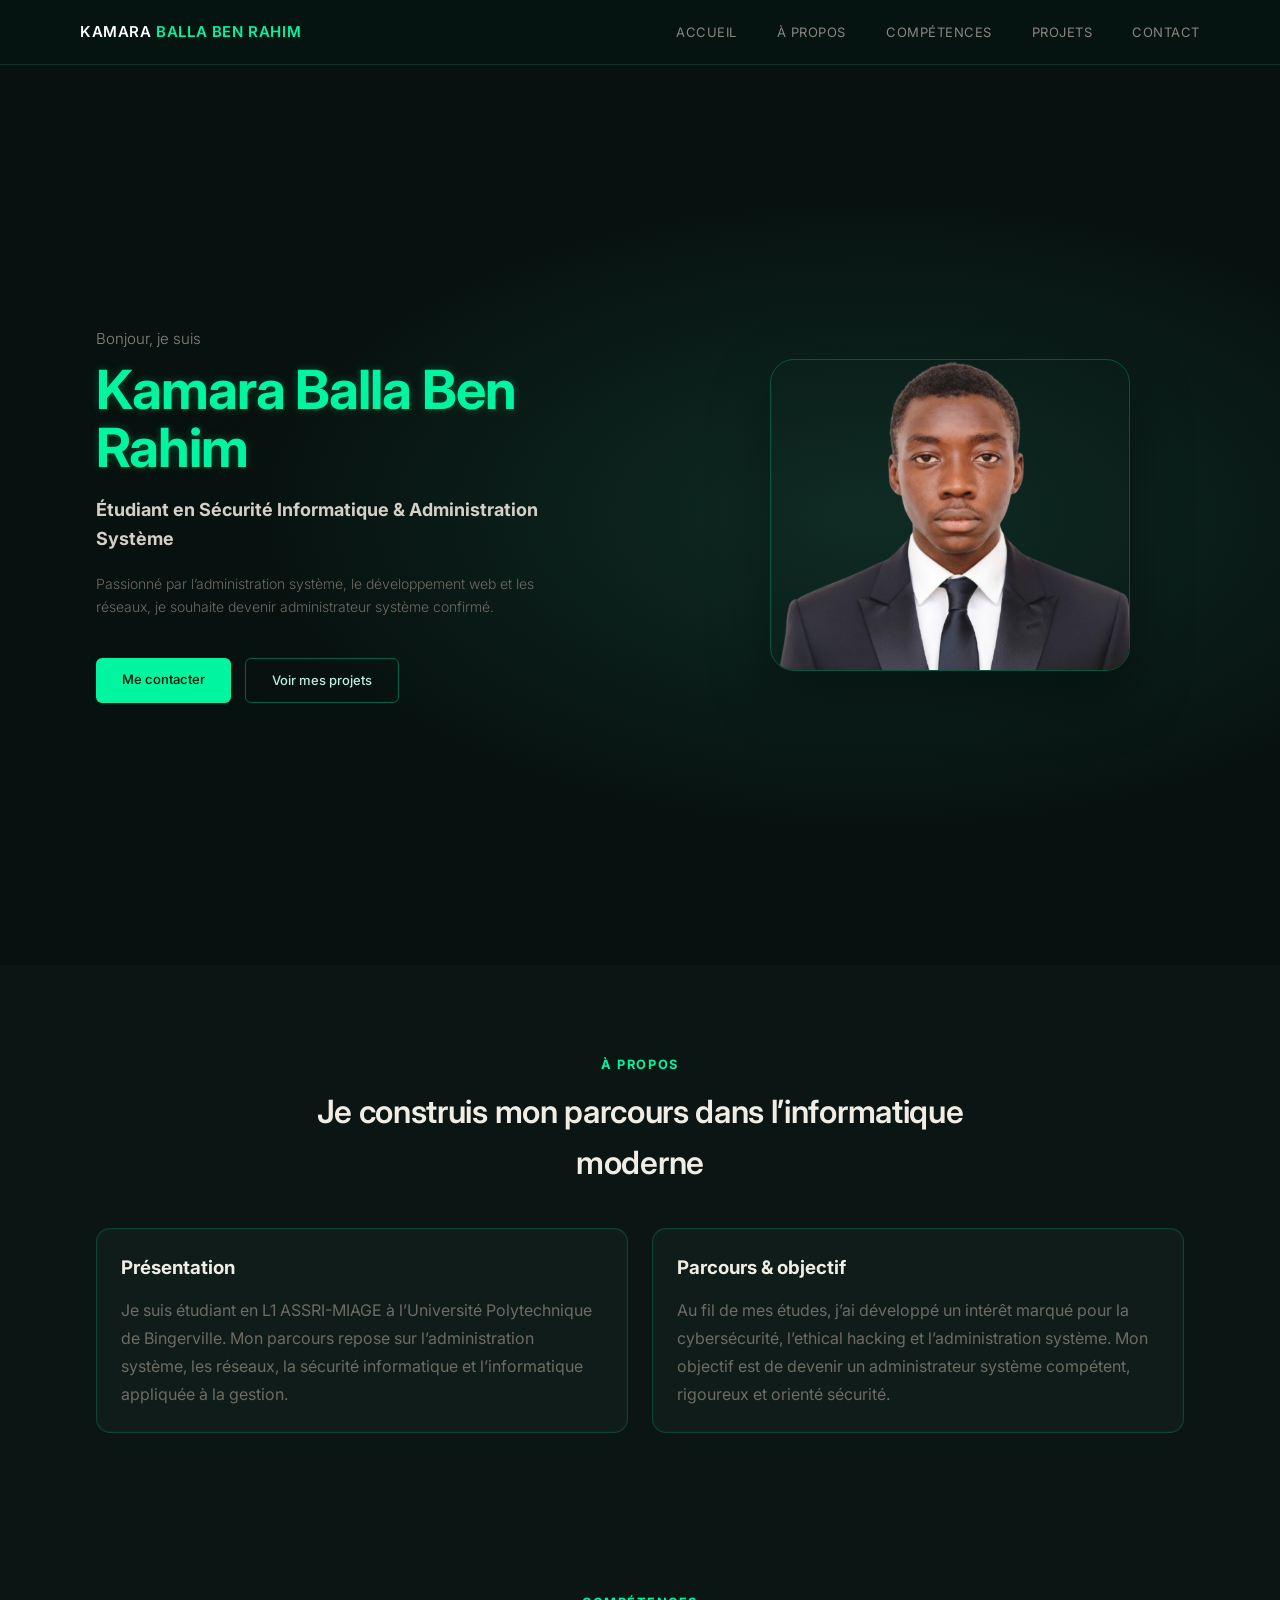
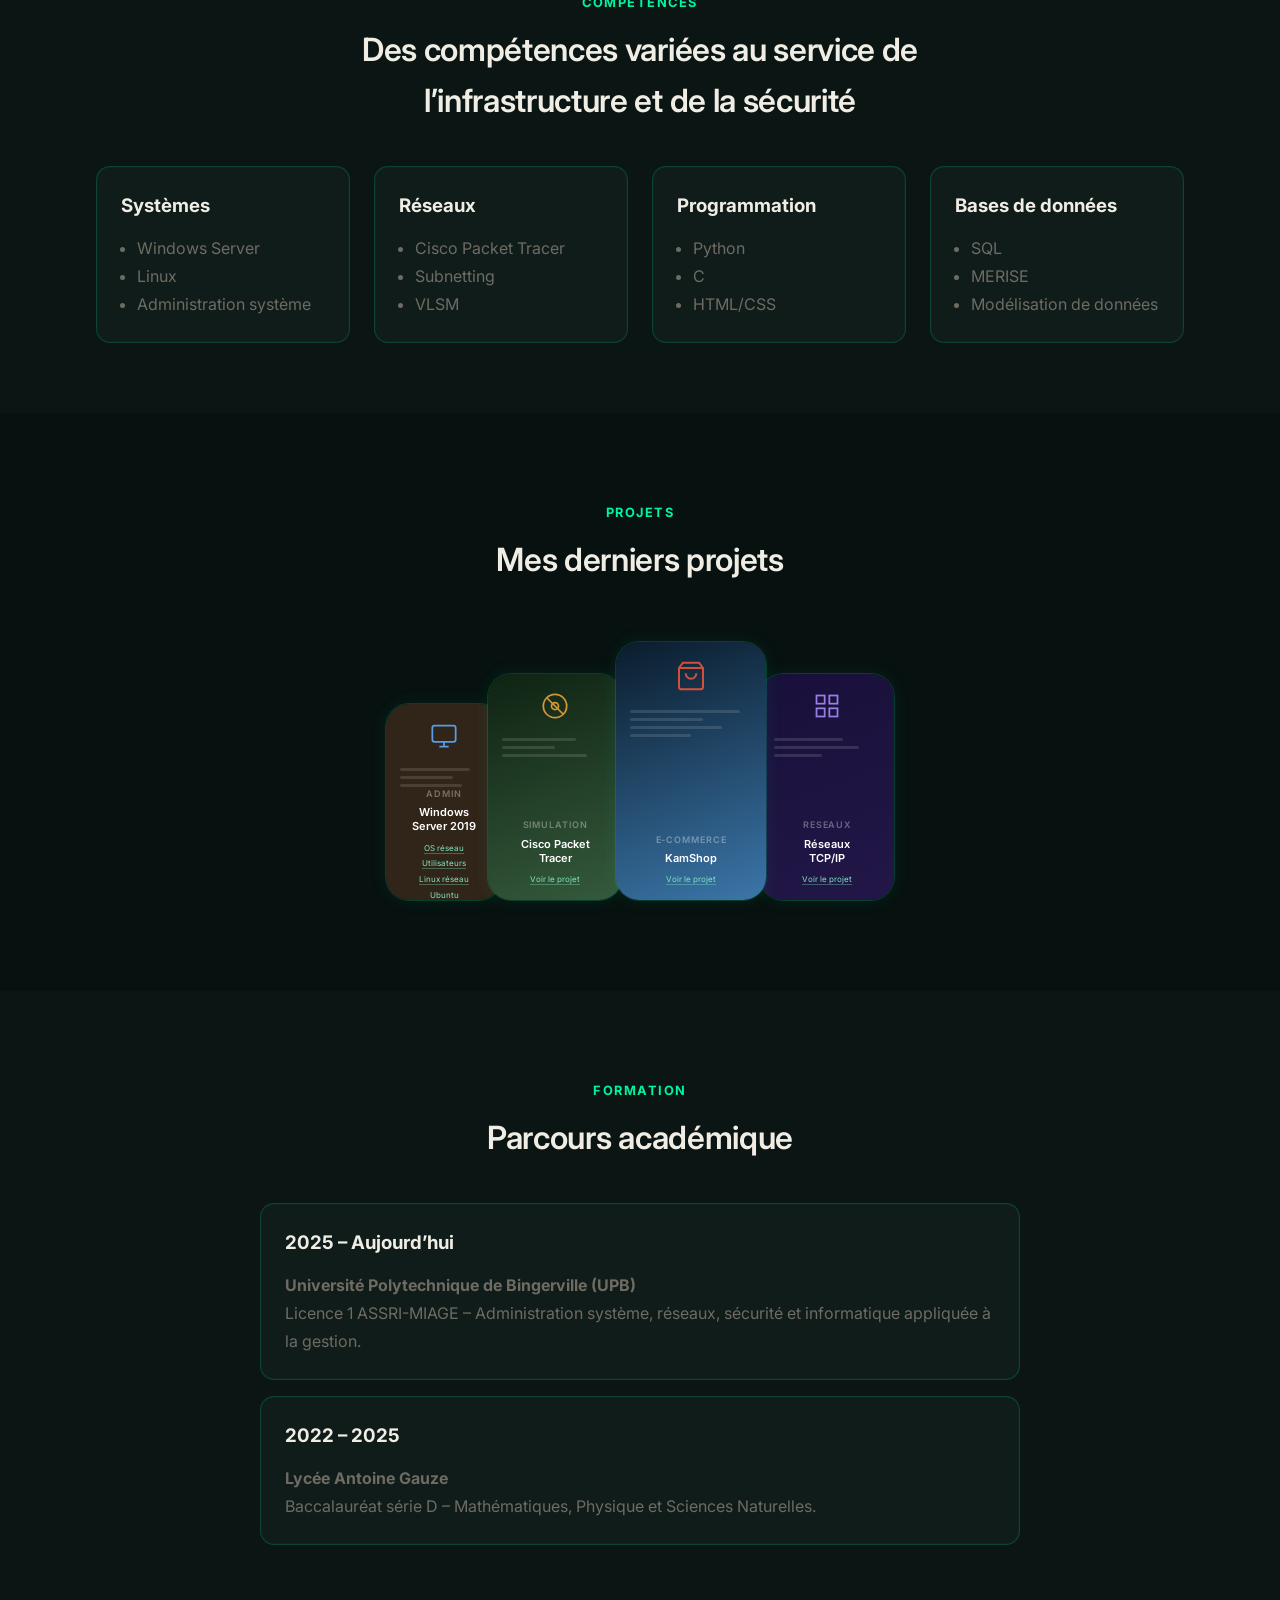
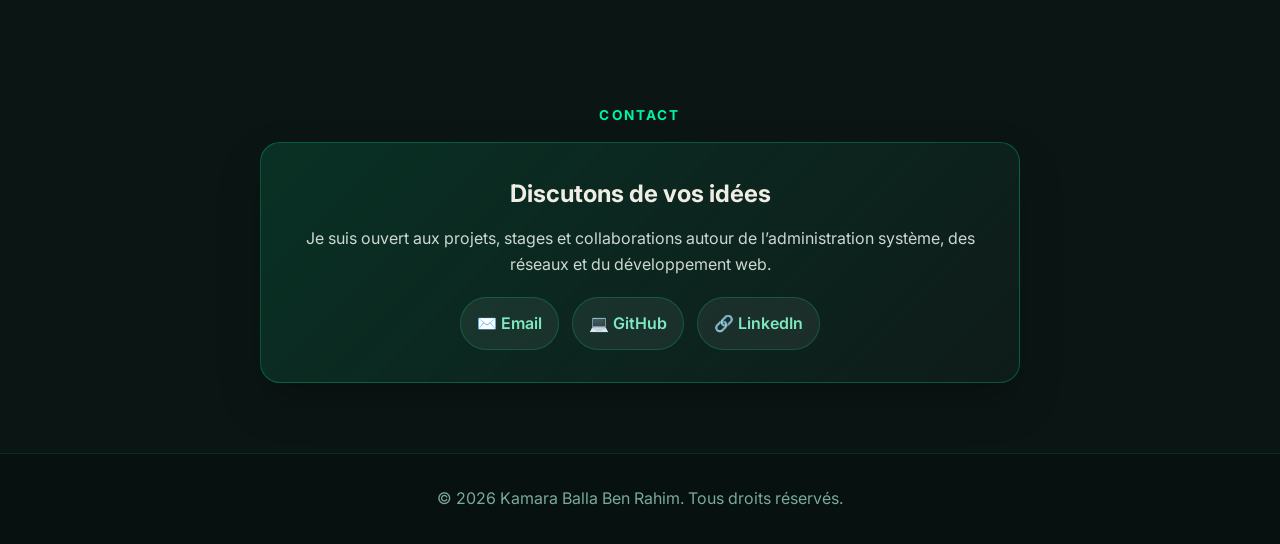
<file: index.html>
<!DOCTYPE html>
<html lang="fr">
  <head>
    <meta charset="UTF-8" />
    <meta name="viewport" content="width=device-width, initial-scale=1.0" />
    <title>Kamara Balla Ben Rahim | Portfolio</title>
    <meta name="description" content="Portfolio personnel de Kamara Balla Ben Rahim, étudiant en administration système, réseaux et cybersécurité." />
    <link rel="preconnect" href="https://fonts.googleapis.com" />
    <link rel="preconnect" href="https://fonts.gstatic.com" crossorigin />
    <link href="https://fonts.googleapis.com/css2?family=Inter:wght@400;500;600;700;800&display=swap" rel="stylesheet" />
    <link rel="stylesheet" href="styles.css" />
  </head>
  <body>
    <header class="site-header">
      <div class="container nav-wrapper">
        <a href="#home" class="logo">Kamara<span> Balla Ben Rahim</span></a>
        <button class="menu-toggle" aria-label="Ouvrir le menu" aria-expanded="false">
          <span></span>
          <span></span>
          <span></span>
        </button>
        <nav class="site-nav">
          <a href="#accueil">Accueil</a>
          <a href="#about">À propos</a>
          <a href="#skills">Compétences</a>
          <a href="#projets">Projets</a>
          <a href="#contact">Contact</a>
        </nav>
      </div>
    </header>

    <main id="home">
      <section class="hero" id="accueil">
        <div class="container hero-grid">
          <div class="hero-content reveal">
            <p class="hero-kicker">Bonjour, je suis</p>
            <h1>Kamara Balla Ben Rahim</h1>
            <h2>Étudiant en Sécurité Informatique &amp; Administration Système</h2>
            <p class="hero-text">
              Passionné par l’administration système, le développement web et les réseaux, je souhaite devenir administrateur système confirmé.
            </p>
            <div class="hero-actions">
              <a href="#contact" class="btn btn-primary">Me contacter</a>
              <a href="#projets" class="btn btn-secondary">Voir mes projets</a>
            </div>
          </div>

          <div class="hero-visual reveal">
            <img src="./image_Web/kamara.png" alt="Photo de Kamara Balla Ben Rahim" class="hero-photo" />
          </div>
        </div>
      </section>

      <section id="about" class="section">
        <div class="container">
          <div class="section-heading reveal">
            <p class="section-label">À propos</p>
            <h2>Je construis mon parcours dans l’informatique moderne</h2>
          </div>
          <div class="about-grid">
            <div class="about-card reveal">
              <h3>Présentation</h3>
              <p>
                Je suis étudiant en L1 ASSRI-MIAGE à l’Université Polytechnique de Bingerville. Mon parcours repose sur l’administration système, les réseaux, la sécurité informatique et l’informatique appliquée à la gestion.
              </p>
            </div>
            <div class="about-card reveal">
              <h3>Parcours & objectif</h3>
              <p>
                Au fil de mes études, j’ai développé un intérêt marqué pour la cybersécurité, l’ethical hacking et l’administration système. Mon objectif est de devenir un administrateur système compétent, rigoureux et orienté sécurité.
              </p>
            </div>
          </div>
        </div>
      </section>

      <section id="skills" class="section section-alt">
        <div class="container">
          <div class="section-heading reveal">
            <p class="section-label">Compétences</p>
            <h2>Des compétences variées au service de l’infrastructure et de la sécurité</h2>
          </div>

          <div class="skills-grid">
            <article class="skill-card reveal">
              <h3>Systèmes</h3>
              <ul>
                <li>Windows Server</li>
                <li>Linux</li>
                <li>Administration système</li>
              </ul>
            </article>

            <article class="skill-card reveal">
              <h3>Réseaux</h3>
              <ul>
                <li>Cisco Packet Tracer</li>
                <li>Subnetting</li>
                <li>VLSM</li>
              </ul>
            </article>

            <article class="skill-card reveal">
              <h3>Programmation</h3>
              <ul>
                <li>Python</li>
                <li>C</li>
                <li>HTML/CSS</li>
              </ul>
            </article>

            <article class="skill-card reveal">
              <h3>Bases de données</h3>
              <ul>
                <li>SQL</li>
                <li>MERISE</li>
                <li>Modélisation de données</li>
              </ul>
            </article>
          </div>
        </div>
      </section>

      <section id="projets" class="section-projects">
        <div class="container">
          <div class="section-heading reveal">
            <p class="section-label">Projets</p>
            <h2>Mes derniers projets</h2>
          </div>

          <div class="phones-row reveal">
            <div class="phone-mockup phone-sm">
              <div class="phone-inner phone-bg-1">
                <div class="phone-screen-content">
                  <div class="screen-icon">
                    <svg width="28" height="28" viewBox="0 0 24 24" fill="none" stroke="#5badff" stroke-width="1.5"><rect x="2" y="3" width="20" height="14" rx="2"/><path d="M8 21h8M12 17v4"/></svg>
                  </div>
                  <div class="screen-lines">
                    <div class="screen-line w80"></div>
                    <div class="screen-line w60"></div>
                    <div class="screen-line w70"></div>
                  </div>
                </div>
                <div class="phone-label">
                  <span class="phone-tag">Admin</span>
                  <div class="phone-title">Windows<br/>Server 2019</div>
                  <div class="project-links">
                    <a href="./Automatiser l'instalation d'une OS sur le reseau.pdf" target="_blank" rel="noopener noreferrer">OS réseau</a>
                    <a href="./construction d'un resau LAN avec TCP-IP.pdf" target="_blank" rel="noopener noreferrer">Utilisateurs</a>
                    <a href="./Gestion du Réseau, Connectivité et Automatisation sous Linux.pdf" target="_blank" rel="noopener noreferrer">Linux réseau</a>
                    <a href="./Mise en place des processus et services systèmes avec Ubuntu.pdf" target="_blank" rel="noopener noreferrer">Ubuntu</a>" target="_blank" rel="noopener noreferrer">Infra réseau</a>
                    <a href="./Rôle et Configuration Hyper-V.pdf" target="_blank" rel="noopener noreferrer">Hyper-V</a>
                  </div>
                </div>
              </div>
            </div>

            <div class="phone-mockup phone-md">
              <div class="phone-inner phone-bg-2">
                <div class="phone-screen-content">
                  <div class="screen-icon">
                    <svg width="28" height="28" viewBox="0 0 24 24" fill="none" stroke="#e8a53a" stroke-width="1.5"><circle cx="12" cy="12" r="10"/><path d="M4.93 4.93l14.14 14.14"/><circle cx="12" cy="12" r="3"/></svg>
                  </div>
                  <div class="screen-lines">
                    <div class="screen-line w70"></div>
                    <div class="screen-line w50"></div>
                    <div class="screen-line w80"></div>
                  </div>
                </div>
                <div class="phone-label">
                  <span class="phone-tag">Simulation</span>
                  <div class="phone-title">Cisco Packet<br/>Tracer</div>
                  <div class="project-links">
                    <a href=".vscode/PROJET DE SIMULATION.pkt" target="_blank" rel="noopener noreferrer">Voir le projet</a>
                  </div>
                </div>
              </div>
            </div>

            <div class="phone-mockup phone-lg">
              <div class="phone-inner phone-bg-3">
                <div class="phone-screen-content">
                  <div class="screen-icon">
                    <svg width="32" height="32" viewBox="0 0 24 24" fill="none" stroke="#e8553a" stroke-width="1.5"><path d="M6 2L3 6v14a2 2 0 002 2h14a2 2 0 002-2V6l-3-4z"/><line x1="3" y1="6" x2="21" y2="6"/><path d="M16 10a4 4 0 01-8 0"/></svg>
                  </div>
                  <div class="screen-lines">
                    <div class="screen-line w90"></div>
                    <div class="screen-line w60"></div>
                    <div class="screen-line w75"></div>
                    <div class="screen-line w50"></div>
                  </div>
                </div>
                <div class="phone-label">
                  <span class="phone-tag">E-Commerce</span>
                  <div class="phone-title">KamShop</div>
                  <div class="project-links">
                    <a href="web.html" target="_blank" rel="noopener noreferrer">Voir le projet</a>
                  </div>
                </div>
              </div>
            </div>

            <div class="phone-mockup phone-md">
              <div class="phone-inner phone-bg-4">
                <div class="phone-screen-content">
                  <div class="screen-icon">
                    <svg width="28" height="28" viewBox="0 0 24 24" fill="none" stroke="#a78bfa" stroke-width="1.5"><rect x="3" y="3" width="7" height="7"/><rect x="14" y="3" width="7" height="7"/><rect x="14" y="14" width="7" height="7"/><rect x="3" y="14" width="7" height="7"/></svg>
                  </div>
                  <div class="screen-lines">
                    <div class="screen-line w65"></div>
                    <div class="screen-line w80"></div>
                    <div class="screen-line w45"></div>
                  </div>
                </div>
                <div class="phone-label">
                  <span class="phone-tag">Reseaux</span>
                  <div class="phone-title">Réseaux<br/>TCP/IP</div>
                  <div class="project-links">
                    <a href="Mise en place et administration d’une infrastructure réseau.pdf" target="_blank" rel="noopener noreferrer">Voir le projet</a>
                  </div>
                </div>
              </div>
            </div>
          </div>
        </div>
      </section>

      <section id="education" class="section section-alt">
        <div class="container">
          <div class="section-heading reveal">
            <p class="section-label">Formation</p>
            <h2>Parcours académique</h2>
          </div>

          <div class="timeline reveal">
            <div class="timeline-item">
              <h3>2025 – Aujourd’hui</h3>
              <p><strong>Université Polytechnique de Bingerville (UPB)</strong></p>
              <p>Licence 1 ASSRI-MIAGE – Administration système, réseaux, sécurité et informatique appliquée à la gestion.</p>
            </div>
            <div class="timeline-item">
              <h3>2022 – 2025</h3>
              <p><strong>Lycée Antoine Gauze</strong></p>
              <p>Baccalauréat série D – Mathématiques, Physique et Sciences Naturelles.</p>
            </div>
          </div>
        </div>
      </section>

      <section id="contact" class="section">
        <div class="container">
          <h3 class="contact-title">Contact</h3>
          <div class="contact-card reveal">
            <h2>Discutons de vos idées</h2>
            <p>
              Je suis ouvert aux projets, stages et collaborations autour de l’administration système, des réseaux et du développement web.
            </p>
            <div class="contact-pill-group">
              <a href="mailto:kamaraballa5666@gmail.com" class="contact-pill">✉️ Email</a>
              <a href="https://github.com/" target="_blank" rel="noopener noreferrer" class="contact-pill">💻 GitHub</a>
              <a href="https://www.linkedin.com/" target="_blank" rel="noopener noreferrer" class="contact-pill">🔗 LinkedIn</a>
            </div>
          </div>
        </div>
      </section>
    </main>

    <footer class="site-footer">
      <div class="container footer-content">
        <p>© 2026 Kamara Balla Ben Rahim. Tous droits réservés.</p>
      </div>
    </footer>

    <script src="portfolio.js"></script>
  </body>
</html>
</file>
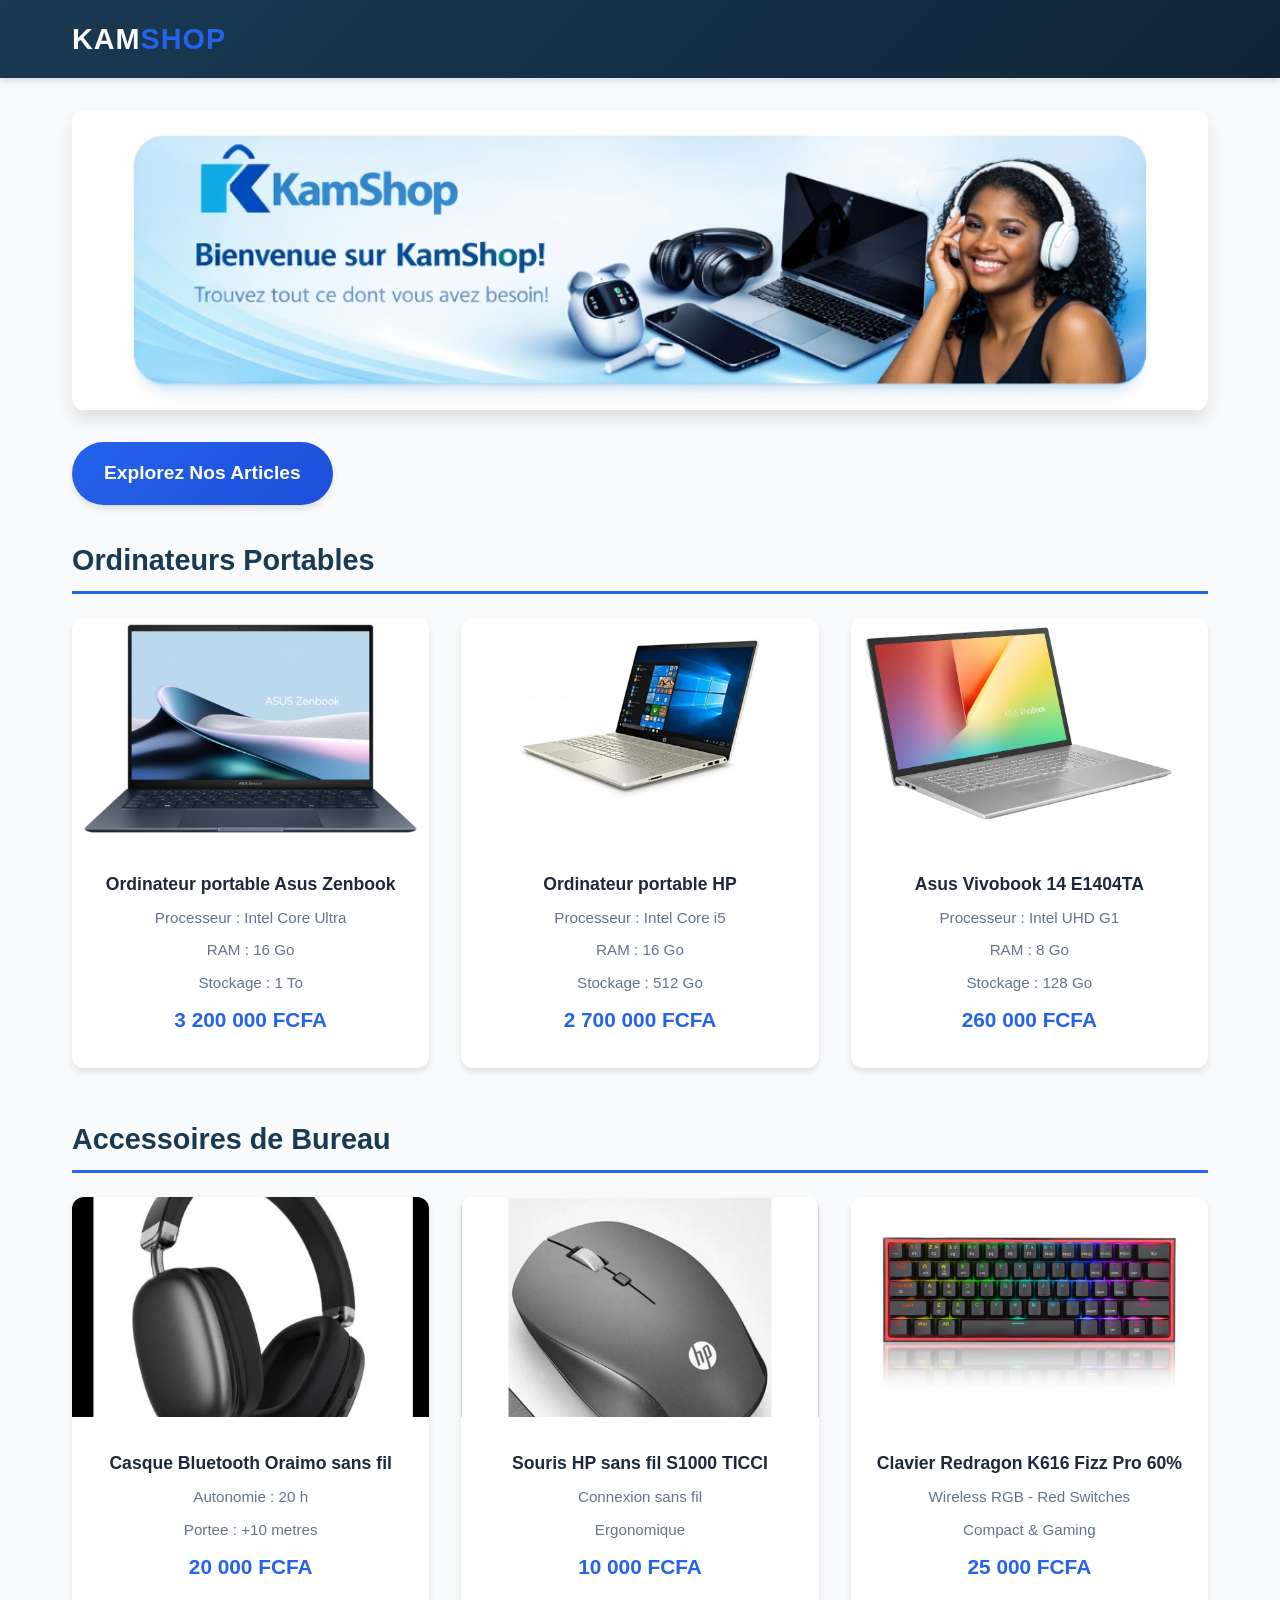
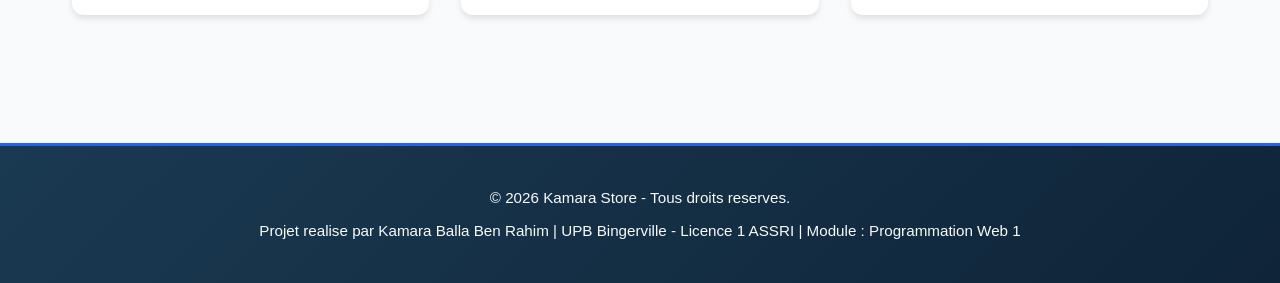
<file: web.html>
<!DOCTYPE html>
<html lang="fr">
<head>
  <meta charset="UTF-8">
  <meta name="viewport" content="width=device-width, initial-scale=1.0">
  <title>KamShop - Boutique</title>
  <link rel="stylesheet" href="style.css">
</head>
<body>

  <!-- ===== HEADER NAVIGATION ===== -->
  <header class="site-header">
    <div class="header-inner">
      <a href="index.html" class="logo">KAM<span>SHOP</span></a>
  </header>

  <!-- ===== CONTENU BOUTIQUE ===== -->
  <main class="boutique-main">

    <!-- Banniere -->
    <div class="boutique-banner">
      <img class="site-banner" src="image_Web/image_1780886986928.jpeg" alt="Bannire KamStore">
    </div>

    <!-- Titre -->
    <div class="section-title">
      <h4>Explorez Nos Articles</h4>
    </div>

    <!-- ======= ORDINATEURS PORTABLES ======= -->
    <h2 class="categorie-titre">Ordinateurs Portables</h2>
    <div class="produits-grille">

      <div class="product-card">
        <img class="product-img" src="image_Web/IMG_20260606_190336_857@490558056.jpg" alt="Asus Zenbook">
        <div class="product-info">
          <p>Ordinateur portable Asus Zenbook</p>
          <p>Processeur : Intel Core Ultra</p>
          <p>RAM : 16 Go</p>
          <p>Stockage : 1 To</p>
          <p><strong>3 200 000 FCFA</strong></p>
        </div>
      </div>

      <div class="product-card">
        <img class="product-img" src="image_Web/IMG_20260606_190315_597@143045090.jpg" alt="HP">
        <div class="product-info">
          <p>Ordinateur portable HP</p>
          <p>Processeur : Intel Core i5</p>
          <p>RAM : 16 Go</p>
          <p>Stockage : 512 Go</p>
          <p><strong>2 700 000 FCFA</strong></p>
        </div>
      </div>

      <div class="product-card">
        <img class="product-img" src="image_Web/temp_Screenshot_20260607-181323.jpg" alt="Asus Vivobook">
        <div class="product-info">
          <p>Asus Vivobook 14 E1404TA</p>
          <p>Processeur : Intel UHD G1</p>
          <p>RAM : 8 Go</p>
          <p>Stockage : 128 Go</p>
          <p><strong>260 000 FCFA</strong></p>
        </div>
      </div>

    </div>

    <!-- ======= ACCESSOIRES ======= -->
    <h2 class="categorie-titre"> Accessoires de Bureau</h2>
    <div class="produits-grille">

      <div class="product-card">
        <img class="product-img" src="image_Web/Capture d'écran 2026-06-07 195706.png" alt="Casque Oraimo">
        <div class="product-info">
          <p>Casque Bluetooth Oraimo sans fil</p>
          <p>Autonomie : 20 h</p>
          <p>Portee : +10 metres</p>
          <p><strong>20 000 FCFA</strong></p>
        </div>
      </div>

      <div class="product-card">
        <img class="product-img" src="image_Web/IMG_20260606_190534_697@-1148926494.jpg" alt="Souris HP">
        <div class="product-info">
          <p>Souris HP sans fil S1000 TICCI</p>
          <p>Connexion sans fil</p>
          <p>Ergonomique</p>
          <p><strong>10 000 FCFA</strong></p>
        </div>
      </div>

      <div class="product-card">
        <img class="product-img" src="image_Web/IMG_20260606_190400_929@-1953564628.jpg" alt="Clavier Redragon">
        <div class="product-info">
          <p>Clavier Redragon K616 Fizz Pro 60%</p>
          <p>Wireless RGB - Red Switches</p>
          <p>Compact & Gaming</p>
          <p><strong>25 000 FCFA</strong></p>
        </div>
      </div>

    </div>

  </main>

  <!-- ===== FOOTER ===== -->
  <footer class="site-footer">
    <p>&copy; 2026 Kamara Store - Tous droits reserves.</p>
    <p>Projet realise par Kamara Balla Ben Rahim | UPB Bingerville - Licence 1 ASSRI | Module : Programmation Web 1</p>
  </footer>

</body>
</html>
</file>
<file: styles.css>
* {
  box-sizing: border-box;
  margin: 0;
  padding: 0;
}

html {
  scroll-behavior: smooth;
}

body {
  font-family: 'Inter', sans-serif;
  background: #07110f;
  color: #d8efe9;
  line-height: 1.6;
}

a {
  text-decoration: none;
  color: inherit;
}

img {
  max-width: 100%;
  display: block;
}

.container {
  width: min(1120px, calc(100% - 2rem));
  margin: 0 auto;
}

.site-header {
  position: sticky;
  top: 0;
  z-index: 100;
  display: flex;
  justify-content: center;
  padding: 20px 0;
  background: rgba(6, 20, 18, 0.92);
  backdrop-filter: blur(10px);
  border-bottom: 1px solid rgba(0, 255, 170, 0.15);
}

.nav-wrapper {
  display: flex;
  justify-content: space-between;
  align-items: center;
}

.logo {
  font-size: 15px;
  font-weight: 600;
  letter-spacing: 0.04em;
  color: #fff;
  text-transform: uppercase;
}

.logo span {
  color: #00f5a0;
}

.site-nav {
  display: flex;
  gap: 40px;
}

.site-nav a {
  font-size: 13px;
  font-weight: 400;
  color: #8a8680;
  letter-spacing: 0.04em;
  text-transform: uppercase;
  transition: color 0.2s;
}

.site-nav a:hover {
  color: #00f5a0;
}

.menu-toggle {
  display: none;
  flex-direction: column;
  gap: 4px;
  background: transparent;
  border: none;
  cursor: pointer;
}

.menu-toggle span {
  width: 24px;
  height: 2px;
  background: #fff;
}

.hero {
  min-height: 100vh;
  background: radial-gradient(ellipse at 68% 50%, #0f2c24 0%, #07110f 52%);
  display: flex;
  align-items: center;
  padding: 0 80px;
  position: relative;
  overflow: hidden;
}

.hero-grid {
  display: grid;
  grid-template-columns: 1.1fr 0.9fr;
  gap: 3rem;
  align-items: center;
}

.hero-content {
  max-width: 460px;
  z-index: 2;
}

.hero-visual {
  display: flex;
  justify-content: center;
  align-items: center;
}

.hero-photo {
  width: min(100%, 360px);
  border-radius: 24px;
  border: 1px solid rgba(0, 245, 160, 0.25);
  box-shadow: 0 25px 60px rgba(0, 0, 0, 0.35);
  object-fit: cover;
  transition: transform 0.25s ease, box-shadow 0.25s ease, border-color 0.25s ease;
}

.hero-photo:hover {
  transform: translateY(-6px) scale(1.01);
  border-color: rgba(0, 245, 160, 0.42);
  box-shadow: 0 20px 40px rgba(0, 0, 0, 0.35), 0 0 18px rgba(0, 245, 160, 0.16);
}

.hero-kicker {
  font-size: 15px;
  color: #8a8680;
  margin-bottom: 10px;
  font-weight: 300;
}

.hero h1 {
  font-size: 54px;
  font-weight: 700;
  line-height: 1.08;
  color: #00f5a0;
  margin-bottom: 18px;
  letter-spacing: -0.02em;
  text-shadow: 0 0 8px rgba(0, 245, 160, 0.25);
}

.hero h2 {
  font-size: 18px;
  color: #d4d0c8;
  margin-bottom: 20px;
}

.hero-text {
  font-size: 14px;
  color: #6e6b63;
  margin-bottom: 40px;
  font-weight: 300;
  line-height: 1.6;
}

.hero-actions {
  display: flex;
  gap: 14px;
}

.btn {
  display: inline-block;
  font-size: 13px;
  font-weight: 500;
  padding: 11px 26px;
  border-radius: 6px;
  transition: transform 0.25s ease, box-shadow 0.25s ease, opacity 0.2s;
}

.btn:hover {
  opacity: 0.95;
  transform: translateY(-3px);
  box-shadow: 0 10px 20px rgba(0, 245, 160, 0.18);
}

.btn-primary {
  background: #00f5a0;
  color: #03110d;
}

.btn-secondary {
  background: transparent;
  color: #bfeee0;
  border: 1.5px solid rgba(0, 245, 160, 0.35);
}

.section {
  background: #0b1614;
  padding: 90px 80px 70px;
  text-align: center;
}

.section-alt {
  background: #0b1614;
}

.section-heading {
  max-width: 700px;
  margin: 0 auto 2.5rem;
}

.section-label {
  color: #00f5a0;
  font-weight: 700;
  text-transform: uppercase;
  letter-spacing: 0.12em;
  font-size: 0.8rem;
  margin-bottom: 0.65rem;
}

.section-heading h2 {
  font-size: 32px;
  font-weight: 600;
  color: #f0ede5;
  margin-bottom: 12px;
  letter-spacing: -0.01em;
}

.about-grid {
  display: grid;
  grid-template-columns: repeat(2, 1fr);
  gap: 1.5rem;
}

.about-card,
.skill-card,
.timeline-item,
.contact-form {
  background: #0f1c1a;
  border: 1px solid rgba(0, 245, 160, 0.18);
  border-radius: 14px;
  padding: 1.5rem;
  text-align: left;
  box-shadow: 0 0 0 1px rgba(0, 245, 160, 0.04) inset;
  transition: transform 0.25s ease, box-shadow 0.25s ease, border-color 0.25s ease;
}

.about-card:hover,
.skill-card:hover,
.timeline-item:hover,
.contact-form:hover {
  transform: translateY(-6px);
  border-color: rgba(0, 245, 160, 0.42);
  box-shadow: 0 16px 28px rgba(0, 0, 0, 0.28), 0 0 0 1px rgba(0, 245, 160, 0.14) inset;
}

.about-card h3,
.skill-card h3,
.timeline-item h3 {
  color: #f0ede5;
  margin-bottom: 0.8rem;
}

.about-card p,
.skill-card li,
.timeline-item p,
.contact-info p,
.contact-info li {
  color: #6e6b63;
  line-height: 1.75;
}

.skills-grid {
  display: grid;
  grid-template-columns: repeat(4, 1fr);
  gap: 1.5rem;
}

.skill-card ul {
  padding-left: 1rem;
}

.section-projects {
  background: #07110f;
  padding: 90px 80px;
  text-align: center;
}

.section-projects h2 {
  font-size: 32px;
  font-weight: 600;
  color: #f0ede5;
  margin-bottom: 56px;
  letter-spacing: -0.01em;
}

.phones-row {
  display: flex;
  justify-content: center;
  align-items: flex-end;
  gap: 0;
}

.phone-mockup {
  position: relative;
  border-radius: 24px;
  overflow: hidden;
  border: 1.5px solid rgba(0, 245, 160, 0.2);
  flex-shrink: 0;
  transition: transform 0.25s ease, box-shadow 0.25s ease, border-color 0.25s ease;
  box-shadow: 0 0 18px rgba(0, 245, 160, 0.08);
}

.phone-mockup:hover {
  transform: translateY(-10px);
  z-index: 10;
  border-color: rgba(0, 245, 160, 0.42);
  box-shadow: 0 18px 32px rgba(0, 0, 0, 0.3), 0 0 18px rgba(0, 245, 160, 0.16);
}

.phone-sm { width: 118px; height: 198px; margin: 0 -8px; z-index: 1; }
.phone-md { width: 136px; height: 228px; margin: 0 -8px; z-index: 2; }
.phone-lg { width: 152px; height: 260px; z-index: 3; }

.phone-inner {
  width: 100%;
  height: 100%;
  display: flex;
  flex-direction: column;
  justify-content: space-between;
  padding: 18px 14px 14px;
}

.phone-bg-1 { background: linear-gradient(160deg, #312419 0%, #312419 100%); }
.phone-bg-2 { background: linear-gradient(160deg, #0f2313 0%, #355a3c  100%); }
.phone-bg-3 { background: linear-gradient(160deg, #0a1c2c 0%, #3b76a9 100%); }
.phone-bg-4 { background: linear-gradient(160deg, #18103a 0%, #221748 100%); }
.phone-bg-5 { background: linear-gradient(160deg, #0e2218 0%, #142e20 100%); }

.phone-screen-content {
  display: flex;
  flex-direction: column;
  gap: 10px;
}

.screen-icon {
  opacity: 0.9;
}

.screen-lines {
  display: flex;
  flex-direction: column;
  gap: 5px;
}

.screen-line {
  height: 3px;
  background: rgba(255, 255, 255, 0.12);
  border-radius: 2px;
}

.w90 { width: 90%; }
.w80 { width: 80%; }
.w75 { width: 75%; }
.w70 { width: 70%; }
.w65 { width: 65%; }
.w60 { width: 60%; }
.w55 { width: 55%; }
.w50 { width: 50%; }
.w45 { width: 45%; }

.phone-label { display: flex; flex-direction: column; gap: 4px; }
.phone-tag {
  font-size: 9px;
  font-weight: 600;
  letter-spacing: 0.1em;
  text-transform: uppercase;
  color: rgba(255, 255, 255, 0.35);
}

.phone-title {
  font-size: 11px;
  font-weight: 600;
  color: #fff;
  line-height: 1.3;
}

.project-links {
  display: flex;
  flex-direction: column;
  gap: 3px;
  margin-top: 4px;
}

.project-links a {
  font-size: 8px;
  color: #7fe7c1;
  text-decoration: underline;
  text-decoration-color: rgba(127, 231, 193, 0.35);
  text-underline-offset: 2px;
}

.project-links a:hover {
  color: #fff;
}

.timeline {
  display: grid;
  gap: 1rem;
  max-width: 760px;
  margin: 0 auto;
}

.contact-card {
  max-width: 760px;
  margin: 0 auto;
  padding: 2rem;
  border-radius: 20px;
  background: linear-gradient(135deg, rgba(0, 245, 160, 0.12), rgba(15, 28, 26, 0.95));
  border: 1px solid rgba(0, 245, 160, 0.25);
  text-align: center;
  box-shadow: 0 20px 40px rgba(0, 0, 0, 0.25);
  transition: transform 0.25s ease, box-shadow 0.25s ease;
}

.contact-card:hover {
  transform: translateY(-6px);
  box-shadow: 0 24px 46px rgba(0, 0, 0, 0.3);
}

.contact-card h2 {
  margin-bottom: 0.8rem;
  color: #f0ede5;
}

.contact-title {
  color: #00f5a0;
  font-size: 0.85rem;
  font-weight: 700;
  letter-spacing: 0.16em;
  text-transform: uppercase;
  margin: 0 0 1rem;
  text-align: center;
}

.contact-card p {
  color: #cdd8d1;
  margin-bottom: 1.2rem;
}

.contact-pill-group {
  display: flex;
  justify-content: center;
  flex-wrap: wrap;
  gap: 0.8rem;
}

.contact-pill {
  display: inline-block;
  padding: 0.8rem 1rem;
  border-radius: 999px;
  background: rgba(255, 255, 255, 0.06);
  border: 1px solid rgba(0, 245, 160, 0.2);
  color: #7fe7c1;
  font-weight: 600;
  transition: transform 0.2s ease, background 0.2s ease;
}

.contact-pill:hover {
  transform: translateY(-2px);
  background: rgba(0, 245, 160, 0.14);
}

.site-footer {
  padding: 2rem 0;
  background: #07110f;
  color: #79a99b;
  text-align: center;
  border-top: 1px solid rgba(0, 245, 160, 0.12);
}

.reveal {
  opacity: 0;
  transform: translateY(20px);
  transition: opacity 0.6s ease, transform 0.6s ease;
}

.reveal.visible {
  opacity: 1;
  transform: translateY(0);
}

@media (max-width: 900px) {
  .hero {
    padding: 0 2rem;
  }

  .about-grid,
  .contact-grid,
  .skills-grid {
    grid-template-columns: 1fr;
  }

  .phones-row {
    flex-wrap: wrap;
  }
}

@media (max-width: 700px) {
  .menu-toggle {
    display: flex;
  }

  .site-nav {
    position: absolute;
    top: 100%;
    right: 1rem;
    flex-direction: column;
    background: #1a1a22;
    border: 1px solid #2a2a38;
    border-radius: 12px;
    padding: 1rem;
    display: none;
    box-shadow: 0 10px 25px rgba(0,0,0,0.08);
  }

  .site-nav.open {
    display: flex;
  }

  .hero {
    padding: 3.5rem 1.2rem 2rem;
  }

  .hero h1 {
    font-size: 2.3rem;
  }

  .hero-actions {
    flex-direction: column;
    align-items: flex-start;
  }

  .section,
  .section-projects {
    padding: 70px 1.2rem;
  }
}
</file>
<file: style.css>
* {
  margin: 0;
  padding: 0;
  box-sizing: border-box;
}

:root {
  --primary-dark: #1a3a52;
  --primary-darker: #0f2438;
  --accent: #2563eb;
  --accent-hover: #1d4ed8;
  --text-dark: #1e293b;
  --text-muted: #64748b;
  --text-light: #f8fafc;
  --bg-light: #f8fafc;
  --bg-white: #ffffff;
  --sidebar-bg: #064361;
  --sidebar-dark: #6e92a8;
  --border-color: #e2e8f0;
  --shadow-sm: 0 1px 2px rgba(0, 0, 0, 0.05);
  --shadow-md: 0 4px 6px rgba(0, 0, 0, 0.1);
  --shadow-lg: 0 10px 15px rgba(0, 0, 0, 0.1);
}

body {
  font-family: 'Segoe UI', Tahoma, Geneva, Verdana, sans-serif;
  line-height: 1.6;
  color: var(--text-dark);
  background: var(--bg-light);
}

a {
  text-decoration: none;
  color: inherit;
  transition: all 0.3s ease;
}

ul {
  list-style: none;
}

img {
  max-width: 100%;
  height: auto;
}

/* ===== HEADER ===== */
.site-header {
  background: linear-gradient(135deg, var(--primary-dark) 0%, var(--primary-darker) 100%);
  color: var(--text-light);
  padding: 1rem 0;
  box-shadow: var(--shadow-md);
  position: sticky;
  top: 0;
  z-index: 1000;
}

.header-inner {
  max-width: 1200px;
  margin: 0 auto;
  padding: 0 2rem;
  display: flex;
  justify-content: space-between;
  align-items: center;
}

.logo {
  font-size: 1.8rem;
  font-weight: 700;
  color: var(--text-light);
  letter-spacing: 1px;
}

.logo span {
  color: var(--accent);
}

.site-header nav ul {
  display: flex;
  gap: 2rem;
  align-items: center;
}

.site-header nav a {
  color: var(--text-light);
  font-weight: 500;
  padding: 0.5rem 1rem;
  border-radius: 8px;
  transition: all 0.3s ease;
}

.site-header nav a:hover {
  background: rgba(255, 255, 255, 0.1);
  color: var(--accent);
}

/* ===== BOUTIQUE PAGE ===== */
.boutique-main {
  max-width: 1200px;
  margin: 0 auto;
  padding: 2rem;
}

.boutique-banner {
  margin-bottom: 2rem;
  border-radius: 12px;
  overflow: hidden;
  box-shadow: var(--shadow-lg);
}

.site-banner {
  width: 100%;
  height: 300px;
  object-fit: cover;
  display: block;
}

.section-title {
  background: linear-gradient(135deg, var(--accent) 0%, var(--accent-hover) 100%);
  color: white;
  padding: 1rem 2rem;
  border-radius: 50px;
  display: inline-block;
  margin-bottom: 2rem;
  box-shadow: var(--shadow-md);
}

.section-title h4 {
  margin: 0;
  font-size: 1.2rem;
  font-weight: 600;
}

.categorie-titre {
  color: var(--primary-dark);
  font-size: 1.8rem;
  margin-bottom: 1.5rem;
  padding-bottom: 0.5rem;
  border-bottom: 3px solid var(--accent);
}

.produits-grille {
  display: grid;
  grid-template-columns: repeat(auto-fit, minmax(300px, 1fr));
  gap: 2rem;
  margin-bottom: 3rem;
}

.product-card {
  background: var(--bg-white);
  border-radius: 12px;
  overflow: hidden;
  box-shadow: var(--shadow-md);
  transition: transform 0.3s ease, box-shadow 0.3s ease;
  cursor: pointer;
}

.product-card:hover {
  transform: translateY(-8px);
  box-shadow: var(--shadow-lg);
}

.product-img {
  width: 100%;
  height: 220px;
  object-fit: cover;
  display: block;
}

.product-info {
  padding: 1.5rem;
  text-align: center;
}

.product-info p {
  margin: 0.5rem 0;
  color: var(--text-muted);
  font-size: 0.95rem;
}

.product-info p:first-child {
  color: var(--text-dark);
  font-weight: 600;
  font-size: 1.1rem;
}

.product-info strong {
  color: var(--accent);
  font-size: 1.3rem;
  font-weight: 700;
}

/* ===== CV PAGE ===== */
.cv-page {
  max-width: 1200px;
  margin: 0 auto;
  padding: 2rem;
}

.cv-document {
  display: grid;
  grid-template-columns: 350px 1fr;
  gap: 0;
  min-height: calc(100vh - 200px);
  border-radius: 0;
  overflow: hidden;
  box-shadow: var(--shadow-lg);
}


 .cv-page, .cv-document, .cv-sidebar, .cv-content {
      font-family: "Roboto", "Segoe UI", Tahoma, Geneva, Verdana, sans-serif;
      -webkit-font-smoothing: antialiased;
      -moz-osx-font-smoothing: grayscale;
    }

    .cv-sidebar p,
    .cv-sidebar li,
    .cv-content p,
    .cv-content li {
      font-size: 0.98rem;
    }

    .cv-section p,
    .cv-bloc p {
      margin-bottom: 0.75rem;
    }

    .cv-section h2,
    .cv-bloc-titre {
      letter-spacing: 0.5px;
    }

.cv-sidebar {
  background: linear-gradient(180deg, var(--sidebar-bg) 0%, var(--sidebar-dark) 100%);
  color: var(--text-light);
  padding: 2rem;
}

.cv-photo {
  width: 200px;
  height: 200px;
  border-radius: 50%;
  object-fit: cover;
  margin: 0 auto 2rem;
  display: block;
  border: 5px solid rgba(255, 255, 255, 0.3);
  box-shadow: var(--shadow-md);
}

.cv-bloc {
  margin-bottom: 2rem;
}

.cv-bloc-titre {
  color: var(--text-light);
  font-size: 1.1rem;
  font-weight: 700;
  margin-bottom: 1rem;
  padding-bottom: 0.5rem;
  border-bottom: 2px solid rgba(255, 255, 255, 0.3);
  text-transform: uppercase;
  letter-spacing: 1px;
}

.cv-bloc p {
  margin-bottom: 0.5rem;
  font-size: 0.95rem;
  line-height: 1.7;
}

.cv-bloc ul {
  padding-left: 1.2rem;
}

.cv-bloc ul li {
  margin-bottom: 0.5rem;
  position: relative;
  padding-left: 0.8rem;
}

.cv-bloc ul li::before {
  content: "•";
  position: absolute;
  left: -0.5rem;
  color: #333;
}

.cv-content {
  background: var(--bg-white);
  padding: 2.5rem;
}

.cv-identite {
  margin-bottom: 2rem;
  padding-bottom: 2rem;
  border-bottom: 2px solid var(--border-color);
}

.cv-identite h1 {
  color: var(--primary-dark);
  font-size: 2.5rem;
  margin-bottom: 0.5rem;
}

.cv-poste {
  color: var(--accent);
  font-size: 1.2rem;
  font-weight: 600;
  margin-bottom: 1rem;
}

.cv-identite p {
  color: var(--text-muted);
  margin-bottom: 0.5rem;
}

.cv-identite hr {
  border: none;
  border-top: 2px solid var(--border-color);
  margin-top: 1.5rem;
}

.cv-section {
  margin-bottom: 2rem;
}

.cv-section h2 {
  color: var(--primary-dark);
  font-size: 1.5rem;
  margin-bottom: 1rem;
  padding-bottom: 0.5rem;
  border-bottom: 2px solid var(--accent);
}

.cv-section p {
  margin-bottom: 1rem;
  color: var(--text-muted);
  line-height: 1.7;
}

.cv-section strong {
  color: var(--text-dark);
  font-weight: 700;
}

.cv-section ul {
  padding-left: 1.5rem;
}

.cv-section ul li {
  margin-bottom: 0.5rem;
  color: var(--text-muted);
  position: relative;
  padding-left: 1rem;
}

.cv-section ul li::before {
  content: "•";
  position: absolute;
  left: 0;
  color: #333;
}

/* ===== FOOTER ===== */
.site-footer {
  background: linear-gradient(135deg, var(--primary-dark) 0%, var(--primary-darker) 100%);
  color: var(--text-light);
  text-align: center;
  padding: 2rem;
  margin-top: 3rem;
  border-top: 3px solid var(--accent);
}

.site-footer p {
  margin: 0.5rem 0;
  font-size: 0.95rem;
}

/* ===== RESPONSIVE ===== */
@media (max-width: 768px) {
  .header-inner {
    flex-direction: column;
    gap: 1rem;
  }
  
  .site-header nav ul {
    flex-direction: column;
    gap: 0.5rem;
  }
  
  .cv-document {
    grid-template-columns: 1fr;
  }
  
  .cv-sidebar {
    order: 2;
  }
  
  .cv-content {
    order: 1;
  }
  
  .produits-grille {
    grid-template-columns: 1fr;
  }
  
  .cv-identite h1 {
    font-size: 2rem;
  }
}
</file>
